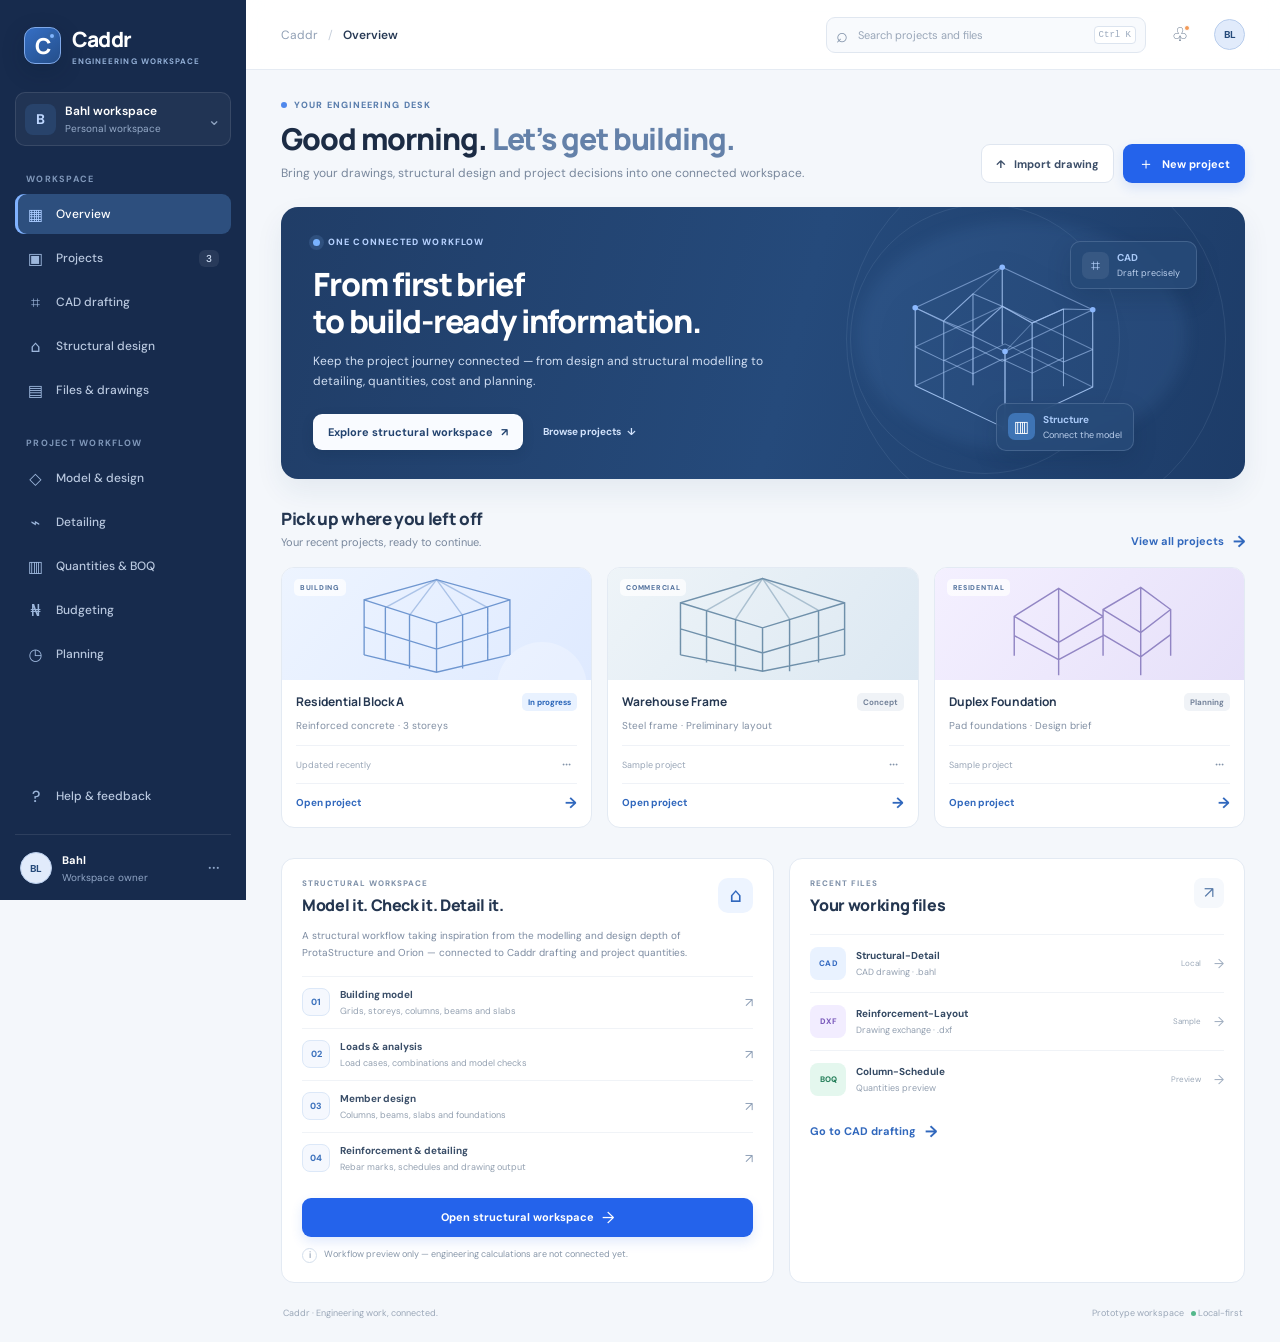
<file: index.html>
<!doctype html>
<html lang="en">
<head>
  <meta charset="UTF-8" />
  <meta name="viewport" content="width=device-width, initial-scale=1" />
  <meta name="theme-color" content="#172B4D" />
  <meta name="description" content="Caddr — one connected workspace for engineering design, structural workflows, detailing and project quantities." />
  <title>Caddr — Engineering Workspace</title>
  <link rel="stylesheet" href="dashboard.css" />
  <script src="dashboard.js" defer></script>
</head>
<body>
  <div class="app-shell">
    <aside class="sidebar" aria-label="Main navigation">
      <a class="brand" href="index.html" aria-label="Caddr overview">
        <span class="brand-mark">C<span></span></span>
        <span class="brand-copy"><strong>Caddr</strong><small>ENGINEERING WORKSPACE</small></span>
      </a>
      <button class="workspace-switch" type="button" id="workspaceSwitch">
        <span class="workspace-avatar">B</span><span class="workspace-name"><strong>Bahl workspace</strong><small>Personal workspace</small></span><span class="switch-chevron">⌄</span>
      </button>
      <div class="nav-label">WORKSPACE</div>
      <nav class="nav-group">
        <a class="nav-link active" href="index.html"><span class="nav-icon">▦</span>Overview</a>
        <a class="nav-link" href="#projects"><span class="nav-icon">▣</span>Projects<span class="nav-count" id="projectNavCount">3</span></a>
        <a class="nav-link" href="cad.html"><span class="nav-icon">⌗</span>CAD drafting</a>
        <a class="nav-link" href="structural.html"><span class="nav-icon">⌂</span>Structural design</a>
        <a class="nav-link" href="#files"><span class="nav-icon">▤</span>Files & drawings</a>
      </nav>
      <div class="nav-label nav-label-spaced">PROJECT WORKFLOW</div>
      <nav class="nav-group">
        <a class="nav-link" href="structural.html#model"><span class="nav-icon">◇</span>Model & design</a>
        <a class="nav-link" href="structural.html#detailing"><span class="nav-icon">⌁</span>Detailing</a>
        <a class="nav-link" href="structural.html#quantities"><span class="nav-icon">▥</span>Quantities & BOQ</a>
        <a class="nav-link" href="structural.html#budgeting"><span class="nav-icon">₦</span>Budgeting</a>
        <a class="nav-link" href="structural.html#planning"><span class="nav-icon">◷</span>Planning</a>
      </nav>
      <div class="sidebar-bottom">
        <a class="nav-link" href="#help"><span class="nav-icon">?</span>Help & feedback</a>
        <div class="profile-mini"><div class="profile-avatar">BL</div><div><strong>Bahl</strong><small>Workspace owner</small></div><button type="button" class="more-button" id="profileMore" aria-label="Profile options">···</button></div>
      </div>
    </aside>

    <main class="main-area">
      <header class="topbar">
        <div class="breadcrumbs"><span>Caddr</span><span class="crumb-slash">/</span><strong>Overview</strong></div>
        <div class="topbar-actions">
          <label class="global-search"><span aria-hidden="true">⌕</span><input id="globalSearch" type="search" placeholder="Search projects and files" aria-label="Search projects and files" /><kbd>Ctrl K</kbd></label>
          <button class="icon-button" id="notificationsButton" type="button" aria-label="Notifications" title="Notifications">♧<i></i></button>
          <div class="top-avatar" aria-label="Bahl profile">BL</div>
        </div>
      </header>

      <div class="page-content">
        <section class="welcome-row">
          <div><div class="eyebrow"><span class="eyebrow-dot"></span> YOUR ENGINEERING DESK</div><h1>Good morning. <span>Let’s get building.</span></h1><p>Bring your drawings, structural design and project decisions into one connected workspace.</p></div>
          <div class="welcome-actions"><button class="button button-secondary" id="importDrawingButton" type="button"><span>↑</span> Import drawing</button><button class="button button-primary" id="newProjectButton" type="button"><span>＋</span> New project</button><input id="drawingUpload" type="file" accept=".dxf,.bahl,.json,.dwg" hidden /></div>
        </section>

        <section class="hero-card">
          <div class="hero-copy">
            <div class="hero-label"><span class="pulse-dot"></span> ONE CONNECTED WORKFLOW</div>
            <h2>From first brief<br />to build-ready information.</h2>
            <p>Keep the project journey connected — from design and structural modelling to detailing, quantities, cost and planning.</p>
            <div class="hero-actions"><a class="button button-light" href="structural.html">Explore structural workspace <span>↗</span></a><a class="hero-text-link" href="#projects">Browse projects <span>↓</span></a></div>
          </div>
          <div class="hero-visual" aria-label="Abstract connected structural frame illustration">
            <div class="visual-glow"></div>
            <svg viewBox="0 0 360 260" role="img" aria-label="Isometric structural frame line illustration">
              <g fill="none" stroke="currentColor" stroke-width="1.5" stroke-linejoin="round">
                <path d="M52 80 177 22 307 83 181 143Z" opacity=".55"/>
                <path d="M52 80v112l129 61V143M307 83v111l-126 59M177 22v111" opacity=".9"/>
                <path d="M52 136 177 78 307 140M52 192l129-60 126 62" opacity=".48"/>
                <path d="M93 99v112M135 60v131M220 102v112M265 82v111" opacity=".7"/>
                <path d="m52 80 41 19 42-39 42 18 43 24 45-20 42 1M52 136l41 20 42-20 42 21 43-20 45 21 42-18" opacity=".6"/>
                <path d="m93 99 42 17 42-38 43 24 45-20M93 155l42 20 42-21 43 20 45-22" opacity=".55"/>
                <path d="M177 22 135 60 93 99M177 78l-42 37v77M220 102l-39 41v110M265 82l-45 20v112" opacity=".4"/>
              </g>
              <g fill="#8CB9FF"><circle cx="52" cy="80" r="4"/><circle cx="177" cy="22" r="4"/><circle cx="307" cy="83" r="4"/><circle cx="181" cy="143" r="4"/><circle cx="181" cy="253" r="4"/></g>
            </svg>
            <div class="visual-chip chip-top"><span class="chip-icon">⌗</span><span><strong>CAD</strong><small>Draft precisely</small></span></div>
            <div class="visual-chip chip-bottom"><span class="chip-icon chip-blue">▥</span><span><strong>Structure</strong><small>Connect the model</small></span></div>
          </div>
          <div class="hero-orbit orbit-one"></div><div class="hero-orbit orbit-two"></div>
        </section>

        <section class="section-block" id="projects">
          <div class="section-heading"><div><h2>Pick up where you left off</h2><p>Your recent projects, ready to continue.</p></div><button class="plain-link plain-button" id="viewAllProjects" type="button">View all projects <span>→</span></button></div>
          <div class="project-grid" id="projectGrid">
            <article class="project-card searchable" data-search="residential block a building structural model">
              <div class="project-preview preview-residential"><span class="preview-tag">BUILDING</span><svg viewBox="0 0 220 116" aria-hidden="true"><g fill="none" stroke="currentColor" stroke-width="1.4"><path d="M35 90V33l75-21 76 21v57M35 33l75 24 76-24M110 57v51M57 41v54M82 49v55M137 49v55M163 41v54M35 61l75 23 76-23M35 90l75 18 76-18"/><path d="M57 41 110 12 163 41M82 49l28-37 27 37" opacity=".5"/></g></svg><span class="preview-orb"></span></div>
              <div class="project-card-body"><div class="project-title-row"><h3>Residential Block A</h3><span class="status status-blue">In progress</span></div><p>Reinforced concrete · 3 storeys</p><div class="project-meta"><span>Updated recently</span><button class="card-more" type="button" aria-label="More options for Residential Block A">···</button></div><a class="card-open" href="structural.html">Open project <span>→</span></a></div>
            </article>
            <article class="project-card searchable" data-search="commercial warehouse frame building structural">
              <div class="project-preview preview-warehouse"><span class="preview-tag">COMMERCIAL</span><svg viewBox="0 0 220 116" aria-hidden="true"><g fill="none" stroke="currentColor" stroke-width="1.5"><path d="M25 90V36l85-25 85 25v54M25 36l85 26 85-26M110 62v45M52 44v54M82 53v54M138 53v54M168 44v54M25 63l85 25 85-25M25 90l85 17 85-17"/><path d="M52 44l58-33 58 33M82 53l28-42 28 42" opacity=".5"/></g></svg></div>
              <div class="project-card-body"><div class="project-title-row"><h3>Warehouse Frame</h3><span class="status status-neutral">Concept</span></div><p>Steel frame · Preliminary layout</p><div class="project-meta"><span>Sample project</span><button class="card-more" type="button" aria-label="More options for Warehouse Frame">···</button></div><a class="card-open" href="structural.html">Open project <span>→</span></a></div>
            </article>
            <article class="project-card searchable" data-search="duplex foundation design building">
              <div class="project-preview preview-duplex"><span class="preview-tag">RESIDENTIAL</span><svg viewBox="0 0 220 116" aria-hidden="true"><g fill="none" stroke="currentColor" stroke-width="1.5"><path d="M32 91V50l46-29 46 29v41M78 21v90M32 50l46 27 46-27M124 91V43l39-23 31 23v48M163 20v91M124 43l39 24 31-24M32 70l46 25 46-25M124 69l39 23 31-23"/></g></svg></div>
              <div class="project-card-body"><div class="project-title-row"><h3>Duplex Foundation</h3><span class="status status-neutral">Planning</span></div><p>Pad foundations · Design brief</p><div class="project-meta"><span>Sample project</span><button class="card-more" type="button" aria-label="More options for Duplex Foundation">···</button></div><a class="card-open" href="structural.html">Open project <span>→</span></a></div>
            </article>
          </div>
          <div class="empty-state" id="projectEmpty" hidden><strong>No matching projects</strong><span>Try another search or create a new project.</span></div>
        </section>

        <section class="lower-grid">
          <div class="panel-card structural-card" id="structural">
            <div class="panel-heading"><div><span class="panel-kicker">STRUCTURAL WORKSPACE</span><h2>Model it. Check it. Detail it.</h2></div><span class="panel-icon">⌂</span></div>
            <p class="panel-description">A structural workflow taking inspiration from the modelling and design depth of ProtaStructure and Orion — connected to Caddr drafting and project quantities.</p>
            <div class="capability-list">
              <a href="structural.html#model"><span class="capability-icon">01</span><span><strong>Building model</strong><small>Grids, storeys, columns, beams and slabs</small></span><span class="capability-arrow">↗</span></a>
              <a href="structural.html#analysis"><span class="capability-icon">02</span><span><strong>Loads & analysis</strong><small>Load cases, combinations and model checks</small></span><span class="capability-arrow">↗</span></a>
              <a href="structural.html#design"><span class="capability-icon">03</span><span><strong>Member design</strong><small>Columns, beams, slabs and foundations</small></span><span class="capability-arrow">↗</span></a>
              <a href="structural.html#detailing"><span class="capability-icon">04</span><span><strong>Reinforcement & detailing</strong><small>Rebar marks, schedules and drawing output</small></span><span class="capability-arrow">↗</span></a>
            </div>
            <a class="button button-primary full-button" href="structural.html">Open structural workspace <span>→</span></a>
            <div class="honesty-note"><span>i</span> Workflow preview only — engineering calculations are not connected yet.</div>
          </div>

          <div class="panel-card files-card" id="files">
            <div class="panel-heading"><div><span class="panel-kicker">RECENT FILES</span><h2>Your working files</h2></div><a class="icon-link" href="cad.html" title="Open CAD drafting">↗</a></div>
            <div class="file-list">
              <a class="file-row searchable" data-search="structural detail bahl cad drawing" href="cad.html"><span class="file-icon file-cad">CAD</span><span class="file-info"><strong>Structural-Detail</strong><small>CAD drawing · .bahl</small></span><span class="file-date">Local</span><span class="file-arrow">→</span></a>
              <a class="file-row searchable" data-search="reinforcement layout dxf drawing" href="cad.html"><span class="file-icon file-dxf">DXF</span><span class="file-info"><strong>Reinforcement-Layout</strong><small>Drawing exchange · .dxf</small></span><span class="file-date">Sample</span><span class="file-arrow">→</span></a>
              <a class="file-row searchable" data-search="column schedule quantities csv" href="structural.html#quantities"><span class="file-icon file-csv">BOQ</span><span class="file-info"><strong>Column-Schedule</strong><small>Quantities preview</small></span><span class="file-date">Preview</span><span class="file-arrow">→</span></a>
            </div>
            <a class="plain-link files-foot-link" href="cad.html">Go to CAD drafting <span>→</span></a>
          </div>
        </section>
        <footer class="page-footer"><span>Caddr · Engineering work, connected.</span><span>Prototype workspace <i class="footer-dot"></i> Local-first</span></footer>
      </div>
    </main>
  </div>

  <dialog class="modal" id="newProjectDialog" aria-labelledby="newProjectTitle">
    <form method="dialog" id="newProjectForm">
      <div class="modal-head"><div><span class="panel-kicker">START SOMETHING NEW</span><h2 id="newProjectTitle">Create a project</h2><p>Set up the project space. You can refine details as the workflow grows.</p></div><button type="button" class="modal-close" id="closeProjectDialog" aria-label="Close">×</button></div>
      <label class="form-label" for="projectName">Project name</label><input class="form-input" id="projectName" name="projectName" required maxlength="70" placeholder="e.g. Three-bedroom residence" />
      <label class="form-label" for="projectType">Project type</label><select class="form-input" id="projectType" name="projectType"><option>Building structure</option><option>Residential</option><option>Commercial</option><option>Infrastructure (later phase)</option></select>
      <div class="modal-actions"><button type="button" class="button button-secondary" id="cancelProjectButton">Cancel</button><button type="submit" class="button button-primary">Create project <span>→</span></button></div>
    </form>
  </dialog>
  <div class="toast" id="toast" role="status" aria-live="polite"></div>
</body>
</html>
</file>
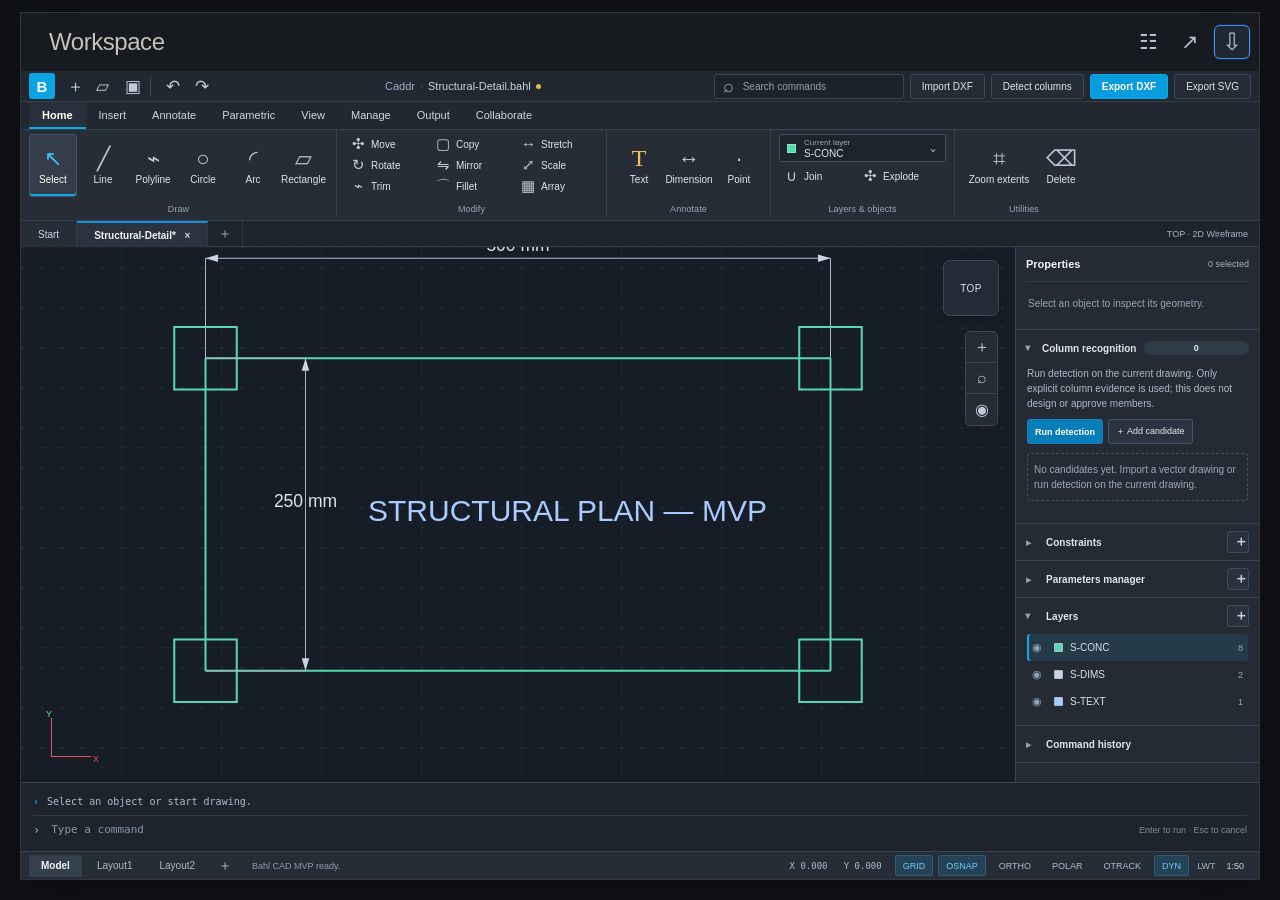
<file: cad.html>
<!doctype html>
<html lang="en">
<head>
  <meta charset="UTF-8" />
  <meta name="viewport" content="width=device-width, initial-scale=1.0" />
  <meta name="theme-color" content="#172B4D" />
  <title>Caddr — CAD Drafting Workspace</title>
  <link rel="stylesheet" href="styles.css" />
</head>
<body>
  <div class="app-shell">
    <header class="windowbar">
      <div class="windowbar-title">Workspace</div>
      <div class="windowbar-actions" aria-label="Workspace controls">
        <span class="window-icon" title="Workspace settings">☷</span>
        <span class="window-icon" title="Maximize workspace">↗</span>
        <button class="window-icon download-icon" data-command="save" aria-label="Save drawing" title="Save drawing">⇩</button>
      </div>
    </header>

    <header class="quickbar">
      <div class="quickbar-left">
        <button class="brand-mark" data-command="new" aria-label="Caddr home" title="New drawing">B</button>
        <button class="quick-icon" data-command="new" aria-label="New drawing" title="New drawing">＋</button>
        <button class="quick-icon" data-command="open" aria-label="Open drawing" title="Open drawing">▱</button>
        <button class="quick-icon" data-command="save" aria-label="Save drawing" title="Save drawing">▣</button>
        <span class="quick-separator"></span>
        <button class="quick-icon" data-command="undo" aria-label="Undo" title="Undo (Ctrl+Z)">↶</button>
        <button class="quick-icon" data-command="redo" aria-label="Redo" title="Redo (Ctrl+Y)">↷</button>
      </div>
      <div class="document-title"><span>Caddr</span><span class="document-divider">·</span><strong>Structural-Detail.bahl</strong><span class="unsaved-dot" title="Local working drawing"></span></div>
      <div class="quickbar-right">
        <label class="command-search"><span class="search-glyph">⌕</span><input id="commandSearch" type="search" autocomplete="off" placeholder="Search commands" aria-label="Search or run a command" /></label>
        <button class="export-button" data-command="importdxf">Import DXF</button><button class="export-button" data-command="detectcolumns">Detect columns</button><button class="export-button primary" data-command="dxf">Export DXF</button>
        <button class="export-button" data-command="svg">Export SVG</button>
      </div>
    </header>

    <nav class="ribbon-tabs" aria-label="CAD ribbon tabs">
      <button class="ribbon-tab active" data-ribbon-target="home">Home</button>
      <button class="ribbon-tab" data-ribbon-target="insert">Insert</button>
      <button class="ribbon-tab" data-ribbon-target="annotate">Annotate</button>
      <button class="ribbon-tab" data-ribbon-target="parametric">Parametric</button>
      <button class="ribbon-tab" data-ribbon-target="view">View</button>
      <button class="ribbon-tab" data-ribbon-target="manage">Manage</button>
      <button class="ribbon-tab" data-ribbon-target="output">Output</button>
      <button class="ribbon-tab" data-ribbon-target="collaborate">Collaborate</button>
    </nav>

    <section class="ribbon" aria-label="Drawing tools">
      <div class="ribbon-page active" data-ribbon-page="home">
        <div class="ribbon-group draw-tools">
          <div class="ribbon-group-body">
            <button class="tool ribbon-tool active" data-tool="select" title="Select (Esc / V)"><span class="tool-glyph">↖</span><span>Select</span></button>
            <button class="tool ribbon-tool" data-tool="line" title="Line (L)"><span class="tool-glyph line-glyph">╱</span><span>Line</span></button>
            <button class="tool ribbon-tool" data-tool="polyline" title="Polyline (PL)"><span class="tool-glyph">⌁</span><span>Polyline</span></button>
            <button class="tool ribbon-tool" data-tool="circle" title="Circle (C)"><span class="tool-glyph">○</span><span>Circle</span></button>
            <button class="tool ribbon-tool" data-tool="arc" title="Arc (ARC)"><span class="tool-glyph">◜</span><span>Arc</span></button>
            <button class="tool ribbon-tool" data-tool="rect" title="Rectangle (REC)"><span class="tool-glyph">▱</span><span>Rectangle</span></button>
          </div>
          <div class="ribbon-group-label">Draw</div>
        </div>
        <div class="ribbon-group modify-tools">
          <div class="ribbon-group-body compact-tools">
            <button class="tool ribbon-tool compact" data-command="move"><span class="tool-glyph">✣</span><span>Move</span></button>
            <button class="tool ribbon-tool compact" data-command="copy"><span class="tool-glyph">▢</span><span>Copy</span></button>
            <button class="tool ribbon-tool compact" data-command="stretch"><span class="tool-glyph">↔</span><span>Stretch</span></button>
            <button class="tool ribbon-tool compact" data-command="rotate"><span class="tool-glyph">↻</span><span>Rotate</span></button>
            <button class="tool ribbon-tool compact" data-command="mirror"><span class="tool-glyph">⇋</span><span>Mirror</span></button>
            <button class="tool ribbon-tool compact" data-command="scale"><span class="tool-glyph">⤢</span><span>Scale</span></button>
            <button class="tool ribbon-tool compact" data-command="trim"><span class="tool-glyph">⌁</span><span>Trim</span></button>
            <button class="tool ribbon-tool compact" data-command="fillet"><span class="tool-glyph">⌒</span><span>Fillet</span></button>
            <button class="tool ribbon-tool compact" data-command="arrayrect"><span class="tool-glyph">▦</span><span>Array</span></button>
          </div>
          <div class="ribbon-group-label">Modify</div>
        </div>
        <div class="ribbon-group annotate-tools">
          <div class="ribbon-group-body">
            <button class="tool ribbon-tool" data-tool="text"><span class="tool-glyph text-glyph">T</span><span>Text</span></button>
            <button class="tool ribbon-tool" data-tool="dimension"><span class="tool-glyph">↔</span><span>Dimension</span></button>
            <button class="tool ribbon-tool" data-tool="point"><span class="tool-glyph">·</span><span>Point</span></button>
          </div>
          <div class="ribbon-group-label">Annotate</div>
        </div>
        <div class="ribbon-group layer-tools">
          <div class="ribbon-group-body layer-ribbon-body">
            <button class="layer-choice" type="button" id="activeLayerDisplay" title="Change active layer from the Layers panel"><span class="layer-swatch-preview"></span><span><small>Current layer</small><strong>S-CONC</strong></span><span class="layer-chevron">⌄</span></button>
            <div class="layer-quick-actions"><button class="tool ribbon-tool compact" data-command="join"><span class="tool-glyph">∪</span><span>Join</span></button><button class="tool ribbon-tool compact" data-command="explode"><span class="tool-glyph">✣</span><span>Explode</span></button></div>
          </div>
          <div class="ribbon-group-label">Layers &amp; objects</div>
        </div>
        <div class="ribbon-group utility-tools">
          <div class="ribbon-group-body">
            <button class="tool ribbon-tool" id="fitView" title="Zoom to extents"><span class="tool-glyph">⌗</span><span>Zoom extents</span></button>
            <button class="tool ribbon-tool" data-command="delete"><span class="tool-glyph">⌫</span><span>Delete</span></button>
          </div>
          <div class="ribbon-group-label">Utilities</div>
        </div>
      </div>

      <div class="ribbon-page" data-ribbon-page="insert" hidden>
        <div class="ribbon-group">
          <div class="ribbon-group-body ribbon-wide">
            <button class="tool ribbon-tool" data-tool="rect"><span class="tool-glyph">▱</span><span>Rectangle</span></button>
            <button class="tool ribbon-tool" data-tool="ellipse"><span class="tool-glyph">⬭</span><span>Ellipse</span></button>
            <button class="tool ribbon-tool" data-tool="polygon"><span class="tool-glyph">⬡</span><span>Polygon</span></button>
            <button class="tool ribbon-tool" data-tool="spline"><span class="tool-glyph">〰</span><span>Spline</span></button>
            <button class="tool ribbon-tool" data-tool="hatch"><span class="tool-glyph">▧</span><span>Hatch</span></button>
            <button class="tool ribbon-tool" data-tool="gradient"><span class="tool-glyph">◩</span><span>Gradient</span></button>
            <button class="tool ribbon-tool" data-tool="revcloud"><span class="tool-glyph">☁</span><span>Revision cloud</span></button>
          </div>
          <div class="ribbon-group-label">Geometry &amp; fills</div>
        </div>
        <div class="ribbon-group">
          <div class="ribbon-group-body ribbon-wide">
            <button class="tool ribbon-tool" data-command="arrayrect"><span class="tool-glyph">▦</span><span>Rectangular array</span></button>
            <button class="tool ribbon-tool" data-command="arraypolar"><span class="tool-glyph">⟳</span><span>Polar array</span></button>
            <button class="tool ribbon-tool" data-command="arraypath"><span class="tool-glyph">⤳</span><span>Path array</span></button>
          </div>
          <div class="ribbon-group-label">Repeat objects</div>
        </div>
      </div>

      <div class="ribbon-page" data-ribbon-page="annotate" hidden>
        <div class="ribbon-group">
          <div class="ribbon-group-body ribbon-wide">
            <button class="tool ribbon-tool" data-tool="text"><span class="tool-glyph text-glyph">T</span><span>Text</span></button>
            <button class="tool ribbon-tool" data-tool="dimension"><span class="tool-glyph">↔</span><span>Linear dimension</span></button>
            <button class="tool ribbon-tool" data-tool="point"><span class="tool-glyph">·</span><span>Point</span></button>
          </div>
          <div class="ribbon-group-label">Annotations</div>
        </div>
      </div>

      <div class="ribbon-page" data-ribbon-page="parametric" hidden>
        <div class="ribbon-group">
          <div class="ribbon-group-body ribbon-wide">
            <button class="tool ribbon-tool" id="ribbonAddConstraint" type="button"><span class="tool-glyph">⊕</span><span>Add constraint</span></button>
            <button class="tool ribbon-tool" id="ribbonAddParameter" type="button"><span class="tool-glyph">ƒx</span><span>New parameter</span></button>
          </div>
          <div class="ribbon-group-label">Constraints &amp; parameters</div>
        </div>
        <div class="ribbon-note">Starter constraints currently support horizontal, vertical and line-length rules.</div>
      </div>

      <div class="ribbon-page" data-ribbon-page="view" hidden>
        <div class="ribbon-group">
          <div class="ribbon-group-body ribbon-wide">
            <button class="tool ribbon-tool" id="ribbonGridToggle"><span class="tool-glyph">▦</span><span>Grid</span></button>
            <button class="tool ribbon-tool" id="ribbonSnapToggle"><span class="tool-glyph">⌖</span><span>Object snaps</span></button>
            <button class="tool ribbon-tool" id="ribbonOrthoToggle"><span class="tool-glyph">└</span><span>Ortho</span></button>
            <button class="tool ribbon-tool" id="ribbonPolarToggle"><span class="tool-glyph">∠</span><span>Polar tracking</span></button>
            <button class="tool ribbon-tool" id="ribbonTrackingToggle"><span class="tool-glyph">⊹</span><span>Snap tracking</span></button>
            <button class="tool ribbon-tool" id="ribbonDynamicToggle"><span class="tool-glyph">↔</span><span>Dynamic input</span></button>
            <button class="tool ribbon-tool" id="ribbonFitView"><span class="tool-glyph">⌗</span><span>Zoom extents</span></button>
          </div>
          <div class="ribbon-group-label">Viewport controls</div>
        </div>
        <div class="ribbon-note">Wheel to zoom · middle mouse or Space + drag to pan · Esc to cancel.</div>
      </div>

      <div class="ribbon-page" data-ribbon-page="manage" hidden>
        <div class="ribbon-group">
          <div class="ribbon-group-body ribbon-wide">
            <button class="tool ribbon-tool" data-command="new"><span class="tool-glyph">＋</span><span>New drawing</span></button>
            <button class="tool ribbon-tool" data-command="open"><span class="tool-glyph">▱</span><span>Open drawing</span></button>
            <button class="tool ribbon-tool" data-command="save"><span class="tool-glyph">▣</span><span>Save .bahl</span></button>
            <button class="tool ribbon-tool" data-command="undo"><span class="tool-glyph">↶</span><span>Undo</span></button>
            <button class="tool ribbon-tool" data-command="redo"><span class="tool-glyph">↷</span><span>Redo</span></button>
          </div>
          <div class="ribbon-group-label">Drawing &amp; history</div>
        </div>
        <div class="ribbon-note">Use the right-side Layers panel to change the active layer and control visibility.</div>
      </div>

      <div class="ribbon-page" data-ribbon-page="output" hidden>
        <div class="ribbon-group">
          <div class="ribbon-group-body ribbon-wide">
            <button class="tool ribbon-tool" data-command="save"><span class="tool-glyph">▣</span><span>Save drawing</span></button>
            <button class="tool ribbon-tool" data-command="dxf"><span class="tool-glyph">⇩</span><span>Export DXF</span></button>
            <button class="tool ribbon-tool" data-command="svg"><span class="tool-glyph">⇩</span><span>Export SVG</span></button>
          </div>
          <div class="ribbon-group-label">Drawing output</div>
        </div>
        <div class="ribbon-note">DXF export is currently a basic subset; verify complex drawings in your target CAD software.</div>
      </div>

      <div class="ribbon-page" data-ribbon-page="collaborate" hidden>
        <div class="ribbon-note collaboration-note"><strong>Local-first prototype.</strong> Cloud collaboration, live co-editing and shared review are not implemented yet.</div>
      </div>
    </section>

    <div class="drawing-tabbar">
      <button class="drawing-tab active">Start</button>
      <button class="drawing-tab current">Structural-Detail* <span>×</span></button>
      <button class="drawing-tab add-tab" data-command="new" title="New drawing">＋</button>
      <div class="drawing-tab-fill"></div>
      <span class="drawing-tab-meta">TOP · 2D Wireframe</span>
    </div>

    <div class="work-area">
      <main class="canvas-area">
        <div class="canvas-wrap" id="canvasWrap">
          <svg id="cadCanvas" xmlns="http://www.w3.org/2000/svg" aria-label="Caddr CAD drawing canvas">
            <defs>
              <pattern id="gridMinor" width="20" height="20" patternUnits="userSpaceOnUse"><circle cx="1" cy="1" r="1" fill="#2b3541" /></pattern>
              <pattern id="gridMajor" width="100" height="100" patternUnits="userSpaceOnUse"><rect width="100" height="100" fill="url(#gridMinor)"/><path d="M 100 0 L 0 0 0 100" fill="none" stroke="#222c37" stroke-width="0.7" /></pattern>
              <pattern id="hatchPattern" width="8" height="8" patternUnits="userSpaceOnUse" patternTransform="rotate(45)"><path d="M 0 0 L 0 8" stroke="#526174" stroke-width="1" /></pattern>
              <linearGradient id="gradientFill" x1="0" y1="0" x2="1" y2="1"><stop offset="0" stop-color="#4d9de0" stop-opacity=".45"/><stop offset="1" stop-color="#f4d35e" stop-opacity=".18"/></linearGradient>
            </defs>
            <rect id="grid" x="0" y="0" width="100%" height="100%" fill="url(#gridMajor)" />
            <g id="drawingRoot"></g>
            <g id="cursorOverlay"></g>
          </svg>
          <div class="crosshair" id="crosshair"><i></i><b></b></div>
          <div class="snap-badge" id="snapBadge">GRID</div>
          <div class="view-cube"><span>TOP</span></div>
          <div class="viewport-tools"><button id="viewportZoomIn" title="Zoom in" type="button">＋</button><button id="viewportFit" title="Zoom extents" type="button">⌕</button><button id="viewportVisibility" title="Toggle grid" type="button">◉</button></div>
          <div class="axis-widget"><span class="axis-y">Y</span><span class="axis-x">X</span><i></i><b></b></div>
          <div class="canvas-selection-frame" aria-hidden="true"><i></i><i></i><i></i><i></i></div>
          <div class="text-editor-panel" id="textEditor" role="dialog" aria-modal="true" aria-labelledby="textEditorTitle" hidden>
            <div class="text-editor-head"><strong id="textEditorTitle">Text</strong><button type="button" id="textEditorClose" aria-label="Close text editor">×</button></div>
            <label for="textEditorValue">Contents</label>
            <input id="textEditorValue" type="text" maxlength="500" value="BEAM B1" autocomplete="off" />
            <label for="textEditorSize">Text height (drawing units)</label>
            <input id="textEditorSize" type="number" min="0.1" max="1000000" step="any" value="20" />
            <div class="text-editor-actions"><button type="button" id="textEditorCancel">Cancel</button><button type="button" id="textEditorPlace" class="primary">Place text</button></div>
            <p>Enter to place · Esc to cancel</p>
          </div>
        </div>
      </main>

      <aside class="rightbar">
        <section class="panel properties-panel">
          <div class="panel-head"><h3>Properties</h3><span id="selectionCount">0 selected</span></div>
          <div id="properties" class="properties-empty">Select an object to inspect its geometry.</div>
        </section>
        <details class="panel panel-details column-detection-panel" id="columnDetectionPanel" open>
          <summary><span>Column recognition</span><span class="column-detection-count" id="columnDetectionCount">0</span></summary>
          <div class="panel-content">
            <p id="columnDetectionSummary" class="column-detection-summary">Run detection on the current drawing. Candidate results require engineering review.</p>
            <div class="column-detection-toolbar"><button type="button" id="runColumnDetection" class="primary">Run detection</button><button type="button" id="addManualColumnCandidate">＋ Add candidate</button></div>
            <div id="columnDetectionResults" class="column-detection-results" aria-live="polite" aria-relevant="additions"></div>
          </div>
        </details>
        <details class="panel panel-details">
          <summary><span>Constraints</span><button id="addConstraint" class="icon-button" type="button" title="Add a constraint to the selected line">＋</button></summary>
          <div class="panel-content"><div id="constraints"></div></div>
        </details>
        <details class="panel panel-details">
          <summary><span>Parameters manager</span><button id="addParameter" class="icon-button" type="button" title="Add parameter">＋</button></summary>
          <div class="panel-content"><div id="parameters"></div></div>
        </details>
        <details class="panel panel-details" open>
          <summary><span>Layers</span><button id="addLayer" class="icon-button" type="button" title="Create a layer">＋</button></summary>
          <div class="panel-content"><div id="layers"></div></div>
        </details>
        <details class="panel panel-details">
          <summary><span>Command history</span></summary>
          <div class="panel-content"><div id="commandLog" class="command-log"></div></div>
        </details>
      </aside>
    </div>

    <section class="command-dock" aria-label="Command line">
      <div class="command-history-line"><span class="prompt-mark">›</span><span id="commandHint">Select an object or start drawing.</span></div>
      <div class="command-entry"><span class="command-entry-label">Command</span><span class="command-caret">›</span><input id="commandInput" autocomplete="off" placeholder="Type a command" aria-label="Type a CAD command" /><span class="command-entry-help">Enter to run · Esc to cancel</span></div>
    </section>

    <footer class="statusbar">
      <div class="status-tabs"><button class="status-tab active">Model</button><button class="status-tab">Layout1</button><button class="status-tab">Layout2</button><button class="status-tab add-tab" data-command="new">＋</button></div>
      <div class="status-message" id="statusMessage">Ready.</div>
      <div class="status-spacer"></div>
      <span id="coordReadout" class="coord-readout">X 0.000&nbsp;&nbsp; Y 0.000</span><span id="snapState" hidden>SNAP ON</span>
      <button class="status-toggle active" id="gridToggle" aria-pressed="true" title="Toggle grid">GRID</button>
      <button class="status-toggle active" id="snapToggle" aria-pressed="true" title="Toggle object snaps">OSNAP</button>
      <button class="status-toggle" id="orthoToggle" aria-pressed="false" title="Toggle ortho">ORTHO</button>
      <button class="status-toggle" id="polarToggle" aria-pressed="false" title="Toggle polar tracking">POLAR</button>
      <button class="status-toggle" id="trackingToggle" aria-pressed="false" title="Toggle object snap tracking">OTRACK</button>
      <button class="status-toggle active" id="dynamicToggle" aria-pressed="true" title="Toggle dynamic input">DYN</button>
      <span class="lineweight-indicator">LWT</span><span class="scale-indicator">1:50</span>
    </footer>
  </div>

  <input type="file" id="fileInput" accept=".dxf,application/dxf,text/plain,application/json,.bahl,.json" hidden />
  <script src="core.js"></script>
  <script src="column-detection.js"></script>
  <script src="app.js"></script>
  <script>
    (() => {
      const tabs = [...document.querySelectorAll('[data-ribbon-target]')];
      const pages = [...document.querySelectorAll('[data-ribbon-page]')];
      tabs.forEach(tab => tab.addEventListener('click', () => {
        const name = tab.dataset.ribbonTarget;
        tabs.forEach(item => item.classList.toggle('active', item === tab));
        pages.forEach(page => {
          const active = page.dataset.ribbonPage === name;
          page.hidden = !active;
          page.classList.toggle('active', active);
        });
      }));
      const commandSearch = document.getElementById('commandSearch');
      commandSearch.addEventListener('keydown', event => {
        if (event.key !== 'Enter' || !commandSearch.value.trim()) return;
        const input = document.getElementById('commandInput');
        input.value = commandSearch.value.trim();
        commandSearch.value = '';
        input.focus();
        input.dispatchEvent(new KeyboardEvent('keydown', { key: 'Enter', bubbles: true }));
      });
      const route = (sourceId, targetId) => {
        const source = document.getElementById(sourceId);
        const target = document.getElementById(targetId);
        if (source && target) source.addEventListener('click', () => { target.click(); source.classList.toggle('active', target.classList.contains('active')); });
      };
      route('ribbonAddConstraint', 'addConstraint');
      route('ribbonAddParameter', 'addParameter');
      route('ribbonGridToggle', 'gridToggle');
      route('ribbonSnapToggle', 'snapToggle');
      route('ribbonOrthoToggle', 'orthoToggle');
      route('ribbonPolarToggle', 'polarToggle');
      route('ribbonTrackingToggle', 'trackingToggle');
      route('ribbonDynamicToggle', 'dynamicToggle');
      route('ribbonFitView', 'fitView');
      
      route('viewportFit', 'fitView');
      route('viewportVisibility', 'gridToggle');
      document.getElementById('viewportZoomIn').addEventListener('click', () => {
        const svg = document.getElementById('cadCanvas');
        const event = new WheelEvent('wheel', { deltaY: -160, clientX: svg.getBoundingClientRect().left + svg.getBoundingClientRect().width / 2, clientY: svg.getBoundingClientRect().top + svg.getBoundingClientRect().height / 2, bubbles: true, cancelable: true });
        svg.dispatchEvent(event);
      });
      const layerDisplay = document.getElementById('activeLayerDisplay');
      layerDisplay.addEventListener('click', () => {
        const layers = document.getElementById('layers');
        const panel = layers.closest('details');
        if (panel) panel.open = true;
        layers.scrollIntoView({ block: 'nearest', behavior: 'smooth' });
      });
    })();
  </script>
</body>
</html>
</file>
<file: dashboard.css>
@import url('https://fonts.googleapis.com/css2?family=DM+Sans:wght@400;500;600;700&family=Manrope:wght@400;500;600;700;800&display=swap');
:root{--navy:#172b4d;--navy2:#203b63;--blue:#2463eb;--blue2:#4f8cff;--ink:#15243b;--muted:#718096;--line:#e5ebf3;--surface:#fff;--page:#f4f7fb;--softblue:#eaf2ff;--radius:15px;font-family:'DM Sans',Inter,system-ui,-apple-system,BlinkMacSystemFont,'Segoe UI',sans-serif;color:var(--ink);background:var(--page);font-synthesis:none;text-rendering:optimizeLegibility}
*{box-sizing:border-box}body{margin:0;min-width:320px;background:var(--page);font-size:14px}a{color:inherit;text-decoration:none}button,input,select{font:inherit}button{cursor:pointer}button:focus-visible,a:focus-visible,input:focus-visible,select:focus-visible{outline:3px solid #91b5ff;outline-offset:2px}.app-shell{min-height:100vh}.sidebar{background:var(--navy);color:#d4deed;position:fixed;inset:0 auto 0 0;width:246px;display:flex;flex-direction:column;padding:25px 15px 16px;z-index:10}.brand{display:flex;align-items:center;gap:11px;padding:0 9px 26px;color:white}.brand-mark{height:37px;width:37px;display:grid;place-items:center;border:1px solid #7fa9ea;border-radius:11px;color:white;font:800 22px Manrope,sans-serif;position:relative;background:linear-gradient(145deg,#356fc5,#244e8a);box-shadow:0 7px 22px #071a3438}.brand-mark span{position:absolute;width:8px;height:8px;border-radius:50%;background:#81b6ff;right:4px;top:4px;border:2px solid #3263a5}.brand-copy{display:flex;flex-direction:column;gap:3px}.brand-copy strong{font:800 21px Manrope,sans-serif;letter-spacing:-.8px}.brand-copy small{font-size:8px;letter-spacing:1.05px;color:#93afd6;font-weight:700}.workspace-switch{display:flex;align-items:center;gap:9px;width:100%;padding:10px 9px;border-radius:10px;border:1px solid #ffffff1b;background:#ffffff0b;color:white;text-align:left;margin-bottom:27px}.workspace-avatar{height:31px;width:31px;border-radius:8px;background:#28436b;display:grid;place-items:center;font-weight:700;color:#bed7ff}.workspace-name{display:flex;min-width:0;flex:1;flex-direction:column;gap:3px}.workspace-name strong{font-size:12px;font-weight:600}.workspace-name small{font-size:10px;color:#96abc9}.switch-chevron{font-size:16px;color:#91a5c2}.nav-label{font-size:9px;letter-spacing:1.25px;font-weight:700;color:#8098ba;padding:0 11px 9px}.nav-label-spaced{margin-top:27px}.nav-group{display:grid;gap:4px}.nav-link{display:flex;align-items:center;gap:12px;min-height:40px;padding:0 12px;border-radius:9px;color:#b9c8df;font-size:12px;font-weight:500;transition:background .18s,color .18s}.nav-link:hover{color:#fff;background:#ffffff0d}.nav-link.active{color:#fff;background:#2d4f7e;box-shadow:inset 3px 0 0 #80b2ff}.nav-icon{width:17px;text-align:center;font-size:16px;color:#9db7dc}.nav-link.active .nav-icon{color:#a9cbff}.nav-count{margin-left:auto;font-size:10px;border-radius:6px;padding:2px 7px;background:#ffffff13;color:#d5e4fa}.sidebar-bottom{margin-top:auto}.profile-mini{margin-top:18px;border-top:1px solid #ffffff18;padding:17px 5px 0;display:flex;align-items:center;gap:10px}.profile-avatar,.top-avatar{width:32px;height:32px;border-radius:50%;display:grid;place-items:center;background:#e1ebfb;color:#254a7a;font-size:10px;font-weight:800;border:1px solid #b8cdec}.profile-mini>div:nth-child(2){display:flex;flex-direction:column;gap:4px;flex:1}.profile-mini strong{font-size:11px;color:white}.profile-mini small{font-size:10px;color:#91a6c6}.more-button{border:0;color:#90a8ca;background:transparent;font-size:18px}.main-area{margin-left:246px;min-height:100vh}.topbar{height:70px;background:#ffffffeb;border-bottom:1px solid var(--line);display:flex;align-items:center;justify-content:space-between;padding:0 35px;position:sticky;top:0;z-index:8;backdrop-filter:blur(12px)}.breadcrumbs{display:flex;align-items:center;gap:10px;font-size:12px;color:#91a0b5}.breadcrumbs strong{color:#283a55;font-weight:600}.crumb-slash{color:#c6cfdb}.topbar-actions{display:flex;align-items:center;gap:17px}.global-search{height:36px;width:min(320px,34vw);display:flex;align-items:center;gap:8px;border:1px solid #e0e7f0;border-radius:9px;background:#f8fafd;padding:0 9px;color:#8293aa}.global-search>span{font-size:20px}.global-search input{background:transparent;min-width:0;flex:1;border:0;outline:0;font-size:11px;color:var(--ink)}.global-search input::placeholder{color:#99a6b8}.global-search kbd{font-size:9px;border:1px solid #dce4ef;border-radius:4px;padding:3px 4px;background:white;color:#9aa9bd;white-space:nowrap}.icon-button{border:1px solid transparent;position:relative;width:34px;height:34px;display:grid;place-items:center;border-radius:9px;background:transparent;color:#5d6f87;font-size:19px}.icon-button:hover{background:#f0f4fa;border-color:#e3eaf4}.icon-button i{position:absolute;right:6px;top:6px;width:6px;height:6px;border-radius:50%;background:#f39a58;border:1px solid white}.top-avatar{width:31px;height:31px}.page-content{max-width:1530px;padding:29px 35px 16px;margin:0 auto}.welcome-row{display:flex;align-items:flex-end;justify-content:space-between;gap:22px;margin-bottom:24px}.eyebrow,.panel-kicker{display:flex;align-items:center;gap:7px;color:#5a7ead;font-size:9px;font-weight:800;letter-spacing:1.1px}.eyebrow-dot{width:6px;height:6px;border-radius:50%;background:#4f88ec}.welcome-row h1{font:800 clamp(22px,2.35vw,31px)/1.2 Manrope,sans-serif;letter-spacing:-1.1px;margin:10px 0 7px;color:#1c2c45}.welcome-row h1 span{color:#6481a9}.welcome-row p,.section-heading p{margin:0;color:#78879c;font-size:12px;line-height:1.6}.welcome-actions{display:flex;gap:9px;flex-shrink:0}.button{height:39px;display:inline-flex;justify-content:center;align-items:center;gap:8px;padding:0 14px;border-radius:9px;border:1px solid transparent;font-weight:700;font-size:11px;white-space:nowrap;transition:transform .18s,box-shadow .18s,background .18s}.button:hover{transform:translateY(-1px)}.button-primary{background:var(--blue);color:white;box-shadow:0 5px 12px #2463eb23}.button-primary:hover{background:#1d54cf;box-shadow:0 7px 16px #2463eb35}.button-primary>span{font-size:16px;font-weight:400}.button-secondary{background:white;border-color:#dfe6f0;color:#3c4e68}.button-secondary:hover{background:#f9fbfe}.hero-card{min-height:260px;position:relative;overflow:hidden;isolation:isolate;border-radius:17px;background:linear-gradient(105deg,#203d67 0%,#254a7b 53%,#1d3c68 100%);color:white;display:flex;margin-bottom:29px;box-shadow:0 12px 28px #203d6713}.hero-copy{padding:29px 32px;position:relative;z-index:2;max-width:58%}.hero-label{display:flex;align-items:center;gap:8px;color:#b7d2ff;font-size:9px;font-weight:800;letter-spacing:1.1px}.pulse-dot{height:7px;width:7px;background:#79b3ff;border-radius:50%;box-shadow:0 0 0 4px #8ab9ff23}.hero-copy h2{font:800 clamp(23px,2.5vw,33px)/1.15 Manrope,sans-serif;letter-spacing:-1.15px;margin:18px 0 11px}.hero-copy p{font-size:12px;line-height:1.7;color:#d0def3;max-width:460px;margin:0}.hero-actions{display:flex;align-items:center;gap:20px;margin-top:22px}.button-light{height:36px;background:#f9fbff;color:#23436f;box-shadow:0 4px 12px #0d264129}.button-light:hover{background:white}.hero-text-link{font-size:10px;font-weight:700;color:#d1e2fb}.hero-text-link span{margin-left:4px}.hero-visual{position:absolute;inset:0 0 0 50%;display:flex;align-items:center;justify-content:center;color:#a9c9f7;z-index:0}.hero-visual svg{position:relative;z-index:1;width:min(52%,365px);height:auto;overflow:visible;filter:drop-shadow(0 12px 28px #071b3333)}.visual-glow{position:absolute;width:330px;height:230px;right:12%;top:5%;border-radius:50%;background:#7fb4ff15;filter:blur(7px)}.hero-orbit{position:absolute;border:1px solid #d1e2fb17;border-radius:50%;z-index:-1}.orbit-one{width:380px;height:380px;right:2%;top:-58px}.orbit-two{width:270px;height:270px;right:13%;top:-3px}.visual-chip{position:absolute;z-index:2;display:flex;align-items:center;gap:8px;min-width:127px;padding:9px 11px;border:1px solid #d2e4ff2b;border-radius:10px;background:#274a78d9;box-shadow:0 9px 25px #071b3325;backdrop-filter:blur(6px)}.visual-chip span:last-child{display:flex;flex-direction:column;gap:3px}.visual-chip strong{font-size:10px}.visual-chip small{font-size:9px;color:#bcd0ed}.chip-top{top:34px;right:10%}.chip-bottom{bottom:28px;right:23%}.chip-icon{width:27px;height:27px;display:grid;place-items:center;border-radius:7px;background:#ffffff14;color:#b9d5ff;font-size:16px}.chip-blue{background:#3e74b5;color:white}.section-block{margin-bottom:30px}.section-heading{display:flex;align-items:flex-end;justify-content:space-between;margin-bottom:15px;gap:15px}.section-heading h2,.panel-heading h2{font:800 17px/1.25 Manrope,sans-serif;letter-spacing:-.35px;margin:0 0 5px;color:#243650}.section-heading p{font-size:11px}.plain-link{display:inline-flex;align-items:center;gap:9px;background:none;border:0;color:#3168bd;font-size:11px;font-weight:700;white-space:nowrap}.plain-link span{font-size:16px;transition:transform .18s}.plain-link:hover span{transform:translateX(3px)}.workflow-track{display:flex;align-items:stretch;gap:0;border:1px solid #e4ebf4;background:white;border-radius:13px;padding:16px 13px;box-shadow:0 4px 14px #253f6310;overflow-x:auto}.workflow-step{position:relative;display:flex;flex-direction:column;min-width:96px;flex:1;align-items:center;text-align:center;padding:9px 6px;border-radius:9px;transition:background .18s}.workflow-step:hover{background:#f5f8fd}.workflow-number{font-size:8px;font-weight:800;color:#a3afc0;position:absolute;left:9px;top:4px}.workflow-symbol{height:36px;width:36px;display:grid;place-items:center;border:1px solid #e4ebf4;background:#f7f9fc;color:#627a9b;border-radius:11px;font-size:20px;margin:4px 0 9px}.workflow-step strong{font-size:10px;color:#30425d;white-space:nowrap}.workflow-step small{font-size:8px;color:#8a98ac;margin-top:5px;white-space:nowrap}.workflow-step.complete .workflow-symbol{color:#2e70ce;border-color:#cfe0fa;background:#edf4ff}.workflow-step.featured-step{background:#f0f5ff}.workflow-step.featured-step .workflow-symbol{background:var(--blue);color:white;border-color:var(--blue);box-shadow:0 5px 12px #2463eb2a}.workflow-step.featured-step strong{color:#2256a5}.workflow-connector{height:1px;min-width:13px;width:100%;max-width:35px;background:#dce4ef;align-self:center;position:relative;margin-top:-14px;flex:0 0 auto}.workflow-connector:after{content:'';position:absolute;right:-1px;top:-3px;border-top:3px solid transparent;border-bottom:3px solid transparent;border-left:4px solid #c5d1e1}.workflow-connector.done{background:#82afe9}.workflow-connector.done:after{border-left-color:#82afe9}.project-grid{display:grid;grid-template-columns:repeat(3,minmax(0,1fr));gap:15px}.project-card{border:1px solid #e3eaf3;background:white;border-radius:13px;overflow:hidden;transition:transform .18s,box-shadow .18s,border-color .18s;min-width:0}.project-card:hover{transform:translateY(-2px);border-color:#d4e1f2;box-shadow:0 12px 24px #203d6712}.project-preview{height:112px;position:relative;overflow:hidden;display:flex;align-items:center;justify-content:center;color:#5e8aca;background:linear-gradient(130deg,#edf4ff,#dfeaff)}.project-preview svg{width:76%;height:100%;position:relative;z-index:1;opacity:.88}.preview-warehouse{background:linear-gradient(130deg,#eef4f8,#dce8f2);color:#5f83a0}.preview-duplex{background:linear-gradient(130deg,#f4f0ff,#e6e0f9);color:#8679bd}.preview-tag{position:absolute;top:11px;left:12px;z-index:2;border-radius:5px;padding:4px 6px;background:#ffffffbc;color:#54739e;font-size:7px;font-weight:800;letter-spacing:.7px}.preview-orb{position:absolute;width:90px;height:90px;border-radius:50%;background:#ffffff43;right:4px;bottom:-52px}.project-card-body{padding:13px 14px 14px}.project-title-row{display:flex;gap:8px;align-items:center;justify-content:space-between}.project-title-row h3{font:700 12px Manrope,sans-serif;margin:0;color:#253751;overflow:hidden;text-overflow:ellipsis;white-space:nowrap}.status{font-size:8px;font-weight:700;border-radius:5px;padding:4px 6px;white-space:nowrap}.status-blue{background:#e9f2ff;color:#2864b8}.status-neutral{background:#f0f3f7;color:#74839a}.project-card-body>p{margin:8px 0 13px;color:#8290a4;font-size:10px}.project-meta{display:flex;justify-content:space-between;align-items:center;color:#98a5b6;border-top:1px solid #eff2f7;padding-top:10px;font-size:9px}.card-more{border:0;background:transparent;color:#8293a9;font-size:16px;border-radius:5px;line-height:1}.card-more:hover{background:#f1f5fb}.card-open{display:flex;justify-content:space-between;align-items:center;margin-top:9px;padding-top:9px;border-top:1px solid #eff2f7;font-size:10px;color:#3168bd;font-weight:700}.card-open span{font-size:15px}.lower-grid{display:grid;grid-template-columns:minmax(0,1.04fr) minmax(0,.96fr);gap:15px;margin-top:2px}.panel-card{background:white;border:1px solid #e3eaf3;border-radius:13px;padding:19px 20px;min-width:0}.panel-heading{display:flex;justify-content:space-between;align-items:flex-start;gap:10px}.panel-heading h2{font-size:16px;margin-top:7px}.panel-kicker{font-size:8px;color:#7f91a9;letter-spacing:1px}.panel-icon{height:35px;width:35px;display:grid;place-items:center;border-radius:10px;background:#edf4ff;color:#3168bd;font-size:20px}.panel-description{font-size:10px;line-height:1.7;color:#7b8aa0;margin:7px 0 15px;max-width:570px}.capability-list{display:grid;gap:0}.capability-list>a{display:flex;align-items:center;gap:10px;padding:11px 0;border-top:1px solid #f0f3f7;min-width:0}.capability-icon{flex:0 0 28px;width:28px;height:28px;border:1px solid #dce8f8;border-radius:8px;display:grid;place-items:center;color:#3d72bd;background:#f5f8fe;font-size:9px;font-weight:800}.capability-list>a>span:nth-child(2){display:flex;flex-direction:column;gap:4px;flex:1;min-width:0}.capability-list strong{font-size:10px;color:#3a4e68}.capability-list small{font-size:9px;color:#94a1b1;overflow:hidden;text-overflow:ellipsis}.capability-arrow{color:#8e9fb6;font-size:13px}.capability-list>a:hover strong{color:#2463eb}.full-button{width:100%;margin-top:14px}.honesty-note{display:flex;gap:7px;align-items:center;font-size:9px;color:#8796a9;line-height:1.5;margin-top:11px}.honesty-note span{width:15px;height:15px;border:1px solid #d4dfec;border-radius:50%;display:grid;place-items:center;font-size:9px;color:#6f829d;flex-shrink:0}.icon-link{height:30px;width:30px;display:grid;place-items:center;border-radius:8px;background:#f5f8fc;color:#5578a7;font-size:16px}.file-list{margin-top:14px}.file-row{display:flex;align-items:center;gap:10px;padding:12px 0;border-top:1px solid #f0f3f7;min-width:0}.file-row:hover .file-info strong{color:#2463eb}.file-icon{height:33px;width:36px;border-radius:8px;display:grid;place-items:center;font-size:8px;font-weight:800;letter-spacing:.3px;flex-shrink:0}.file-cad{background:#e9f2ff;color:#346ac1}.file-dxf{background:#f2edff;color:#7959bb}.file-csv{background:#e4f7ee;color:#28805c}.file-info{display:flex;flex-direction:column;gap:4px;flex:1;min-width:0}.file-info strong{font-size:10px;color:#344963;overflow:hidden;text-overflow:ellipsis;white-space:nowrap}.file-info small{font-size:9px;color:#929fb0}.file-date{font-size:8px;color:#9ba8b8;white-space:nowrap}.file-arrow{font-size:13px;color:#a0aec0;margin-left:3px}.files-foot-link{margin-top:13px}.page-footer{display:flex;justify-content:space-between;gap:12px;color:#9aa7b8;font-size:9px;padding:24px 2px 7px}.footer-dot{display:inline-block;width:5px;height:5px;border-radius:50%;background:#53b88b;margin-left:5px;vertical-align:middle}.plain-button{padding:0;font-family:inherit}.empty-state{border:1px dashed #d7e0ec;border-radius:12px;background:white;padding:26px;text-align:center;display:grid;gap:7px;color:#8190a5;font-size:11px}.empty-state strong{color:#344963}.modal{width:min(460px,calc(100vw - 28px));border:1px solid #e0e8f2;border-radius:16px;padding:0;box-shadow:0 24px 70px #172b4d38;color:var(--ink)}.modal::backdrop{background:#10244380;backdrop-filter:blur(3px)}.modal form{padding:24px}.modal-head{display:flex;justify-content:space-between;gap:16px;margin-bottom:22px}.modal-head h2{font:800 21px Manrope,sans-serif;letter-spacing:-.5px;margin:8px 0}.modal-head p{font-size:11px;color:#8290a5;line-height:1.6;margin:0}.modal-close{height:30px;width:30px;border:1px solid #e1e8f0;border-radius:8px;background:white;color:#7b8aa0;font-size:20px}.form-label{display:block;font-size:10px;font-weight:700;color:#435773;margin:15px 0 7px}.form-input{width:100%;height:41px;border:1px solid #dfe7f1;background:#fbfcfe;border-radius:8px;padding:0 11px;color:#233650;font-size:11px}.form-input:focus{border-color:#7ca7ee;outline:3px solid #8ab6ff33}.modal-actions{display:flex;justify-content:flex-end;gap:8px;margin-top:23px}.toast{position:fixed;right:25px;bottom:25px;padding:13px 17px;border:1px solid #d3e3f8;border-radius:10px;background:white;color:#2d496e;box-shadow:0 13px 30px #172b4d1a;font-size:11px;z-index:50;opacity:0;transform:translateY(10px);pointer-events:none;transition:opacity .2s,transform .2s;max-width:min(380px,calc(100vw - 32px))}.toast.visible{opacity:1;transform:translateY(0)}[hidden]{display:none!important}
@media(max-width:1240px){.sidebar{width:220px}.main-area{margin-left:220px}.topbar{padding:0 25px}.page-content{padding:25px}.workflow-track{padding:11px 8px}.workflow-step{min-width:88px}.workflow-connector{min-width:8px}.project-grid{gap:11px}.project-card-body{padding:11px}.lower-grid{grid-template-columns:minmax(0,1fr) minmax(0,.95fr)}}
@media(max-width:1000px){.sidebar{width:76px;padding:23px 10px 14px;align-items:center}.brand{padding:0 0 28px}.brand-copy,.workspace-name,.switch-chevron,.workspace-switch,.nav-label,.nav-link:not(.active)::after,.profile-mini>div:nth-child(2),.more-button{display:none}.workspace-switch{display:none}.nav-group{width:100%}.nav-link{justify-content:center;padding:0;gap:0;font-size:0;position:relative}.nav-icon{font-size:18px}.nav-link.active{box-shadow:inset 0 -3px 0 #80b2ff,inset 0 0 0 1px #ffffff13}.nav-count{display:none}.nav-label-spaced{display:block;margin-top:24px;font-size:0;padding:0}.nav-label-spaced:after{content:'';display:block;height:1px;background:#ffffff20;margin:0 7px 7px}.profile-mini{justify-content:center;padding-top:14px}.main-area{margin-left:76px}.topbar{padding:0 22px}.page-content{padding:23px 22px}.workflow-track{justify-content:flex-start}.workflow-step{flex:0 0 90px}.project-grid{grid-template-columns:repeat(2,minmax(0,1fr))}.project-card:last-child{display:none}.lower-grid{grid-template-columns:1fr}.hero-copy{max-width:65%}}
@media(max-width:680px){.topbar{height:59px;padding:0 14px}.breadcrumbs{font-size:11px}.global-search{width:36px;padding:0;justify-content:center;border-color:transparent;background:transparent}.global-search>span{font-size:21px}.global-search input,.global-search kbd{display:none}.topbar-actions{gap:6px}.icon-button{width:31px}.page-content{padding:21px 14px}.welcome-row{display:block}.welcome-row h1{font-size:25px}.welcome-row p{max-width:440px}.welcome-actions{margin-top:16px}.button{height:37px;padding:0 10px}.hero-card{min-height:310px}.hero-copy{max-width:100%;padding:24px 22px;align-self:flex-start}.hero-copy h2{font-size:27px;margin-top:16px}.hero-copy p{max-width:330px;font-size:11px}.hero-actions{gap:12px;align-items:flex-start;flex-wrap:wrap;margin-top:18px}.hero-visual{inset:110px 0 0 22%;opacity:.72}.hero-visual svg{width:60%;margin-left:20%}.chip-top{top:20px;right:7%}.chip-bottom{bottom:13px;right:8%}.visual-chip{min-width:110px;padding:7px}.orbit-one{right:-100px;top:-20px}.orbit-two{right:-28px;top:10px}.section-heading{align-items:flex-start}.section-heading h2{font-size:16px}.section-heading p{max-width:280px}.workflow-track{margin-right:-14px;border-radius:11px 0 0 11px;border-right:0}.project-grid{grid-template-columns:1fr}.project-card:last-child{display:block}.project-preview{height:128px}.project-card-body{padding:14px}.lower-grid{gap:13px}.panel-card{padding:16px}.page-footer{font-size:8px;flex-wrap:wrap}.sidebar{width:54px;padding:18px 6px 12px}.brand{padding-bottom:23px}.brand-mark{width:33px;height:33px}.main-area{margin-left:54px}.nav-link{min-height:38px}.nav-icon{font-size:16px}.profile-avatar{width:29px;height:29px}.profile-mini{padding-top:13px}.hero-label{font-size:8px}.welcome-row h1 span{display:block}.modal form{padding:19px}}
@media(prefers-reduced-motion:reduce){*,*::before,*::after{scroll-behavior:auto!important;animation:none!important;transition:none!important}}
</file>
<file: styles.css>
:root{
  --shell:#20242a;--chrome:#191d23;--ribbon:#272d36;--panel:#252b34;--canvas:#161d26;
  --line:#3a4350;--line-soft:#303844;--text:#e1e6ed;--muted:#9ba7b6;--accent:#10a4e5;
  --select:#3387ff;--green:#56d7ad;--shadow:rgba(0,0,0,.26)
}
*{box-sizing:border-box}
html,body{height:100%;margin:0;overflow:hidden;background:#101114;color:var(--text);font-family:Inter,"Segoe UI",Roboto,Arial,sans-serif;font-size:12px}
button,input,select{font:inherit}
button{color:inherit}
[hidden]{display:none!important}
.app-shell{height:calc(100% - 32px);margin:12px 20px 20px;display:flex;flex-direction:column;min-height:0;overflow:hidden;background:var(--shell);border:1px solid #303640;box-shadow:0 12px 40px var(--shadow)}
.windowbar{height:58px;flex:0 0 58px;display:flex;align-items:center;justify-content:space-between;padding:0 9px 0 28px;background:#171a1f;color:#c5c2bb}
.windowbar-title{font-size:24px;letter-spacing:-.45px;font-weight:400}
.windowbar-actions{display:flex;align-items:center;gap:6px}
.window-icon{display:grid;place-items:center;width:36px;height:34px;border:0;border-radius:6px;background:transparent;color:#b9c0c8;font-size:21px}
button.window-icon{cursor:pointer}
.window-icon:hover{background:#2d333d}
.download-icon{font-size:24px;border:1px solid #3b8fff;box-shadow:0 0 0 1px rgba(51,135,255,.16);background:#202833}
.quickbar{height:31px;flex:0 0 31px;display:flex;align-items:center;gap:14px;padding:0 8px;background:#222831;border-bottom:1px solid #343c47;min-width:0}
.quickbar-left,.quickbar-right{display:flex;align-items:center;gap:5px;flex:0 0 auto}
.brand-mark{width:26px;height:26px;border-radius:3px;border:0;background:#0aa4e2;color:#fff;font-weight:800;font-size:15px;display:grid;place-items:center;cursor:pointer}
.quick-icon{width:24px;height:26px;border:1px solid transparent;border-radius:3px;background:transparent;color:#c2cbd7;font-size:17px;display:grid;place-items:center;cursor:pointer}
.quick-icon:hover{background:#333c48;border-color:#46505f}
.quick-separator{width:1px;height:20px;background:#3c4653;margin:0 3px}
.document-title{min-width:90px;flex:1;display:flex;align-items:center;justify-content:center;gap:5px;color:#cad3de;font-size:11px;white-space:nowrap;overflow:hidden;text-overflow:ellipsis}
.document-title>span:first-child{color:#9fb0c7}
.document-title strong{font-weight:500;overflow:hidden;text-overflow:ellipsis}
.document-divider{color:#667487}
.unsaved-dot{width:5px;height:5px;border-radius:50%;background:#e7b85b;flex:0 0 auto}
.quickbar-right{gap:6px}
.command-search{height:25px;width:190px;display:flex;align-items:center;gap:7px;border:1px solid #3c4654;background:#1d232b;border-radius:3px;padding:0 8px;color:#a7b2c1}
.search-glyph{font-size:18px;line-height:1}
.command-search input{min-width:0;width:100%;border:0;outline:0;color:#e1e6ed;background:transparent;font-size:10px}
.command-search input::placeholder{color:#92a0b3}
.export-button{height:25px;padding:0 11px;border:1px solid #3e4858;border-radius:3px;background:#252c36;color:#e0e6ee;font-size:10px;white-space:nowrap;cursor:pointer}
.export-button.primary{background:#079cdb;border-color:#0ca5e7;color:#fff;font-weight:600}
.export-button:hover{filter:brightness(1.12)}
.ribbon-tabs{height:28px;flex:0 0 28px;display:flex;align-items:stretch;gap:0;padding:0 8px;background:#222831;border-bottom:1px solid #3a424f;overflow-x:auto;scrollbar-width:none}
.ribbon-tabs::-webkit-scrollbar{display:none}
.ribbon-tab{position:relative;border:0;border-bottom:2px solid transparent;background:transparent;padding:0 13px;color:#d0d7e0;font-size:11px;white-space:nowrap;cursor:pointer}
.ribbon-tab:hover{background:#2b323d;color:#fff}
.ribbon-tab.active{border-bottom-color:#0fa8e7;background:#28313b;color:#fff;font-weight:600}
.ribbon{height:91px;flex:0 0 91px;overflow-x:auto;overflow-y:hidden;background:var(--ribbon);border-bottom:1px solid #38414e;scrollbar-width:thin;scrollbar-color:#4a5361 #272d36}
.ribbon-page{height:90px;display:flex;align-items:stretch;min-width:max-content;gap:0}
.ribbon-group{height:86px;position:relative;display:flex;flex-direction:column;justify-content:stretch;border-right:1px solid #39414d;padding:4px 8px 17px;flex:0 0 auto}
.ribbon-group-label{position:absolute;left:0;right:0;bottom:2px;text-align:center;color:#9aa6b7;font-size:9px;letter-spacing:.1px}
.ribbon-group-body{height:63px;display:flex;align-items:stretch;gap:2px}
.draw-tools{width:316px}
.modify-tools{width:270px;padding-left:9px;padding-right:9px}
.annotate-tools{width:164px}
.layer-tools{width:184px}
.utility-tools{width:138px;border-right:0}
.ribbon-tool{border:1px solid transparent;background:transparent;color:#dce4ee;border-radius:3px;cursor:pointer;display:flex;flex-direction:column;align-items:center;justify-content:center;gap:4px;min-width:48px;min-height:53px;padding:3px 5px;white-space:nowrap;font-size:10px}
.ribbon-tool .tool-glyph{font-family:"Segoe UI Symbol","Arial Unicode MS",sans-serif;font-size:22px;line-height:23px;color:#bcc9d8;font-weight:400}
.ribbon-tool .text-glyph{font-family:Georgia,serif;font-size:24px;color:#efc15b}
.ribbon-tool:hover{background:#323b47;border-color:#465363;color:#fff}
.ribbon-tool.active{background:#343e4a;border-color:#465363;color:#fff;box-shadow:inset 0 -2px 0 var(--accent)}
.ribbon-tool.active .tool-glyph{color:#3fbef3}
.compact-tools{display:grid;grid-template-columns:repeat(3,1fr);grid-template-rows:repeat(3,1fr);gap:0 4px}
.ribbon-tool.compact{min-width:72px;min-height:20px;height:20px;flex-direction:row;justify-content:flex-start;gap:6px;padding:0 4px;font-size:10px}
.ribbon-tool.compact .tool-glyph{font-size:15px;line-height:16px;width:14px;text-align:center}
.layer-ribbon-body{flex-direction:column;gap:4px}
.layer-choice{height:28px;display:flex;align-items:center;gap:8px;text-align:left;padding:2px 7px;background:#1e242c;border:1px solid #424d5a;border-radius:3px;color:#e0e6ed;cursor:pointer}
.layer-choice:hover{background:#333c48}
.layer-swatch-preview{width:9px;height:9px;background:#59d7af;border:1px solid #84e6c7;flex:0 0 auto}
.layer-choice>span:nth-child(2){display:flex;flex-direction:column;flex:1;gap:1px}
.layer-choice small{font-size:8px;color:#9aa8b9}
.layer-choice strong{font-weight:500;font-size:10px}
.layer-chevron{color:#a9b5c5}
.layer-quick-actions{display:flex;gap:3px}
.layer-quick-actions .ribbon-tool.compact{min-width:76px}
.ribbon-wide{gap:5px}
.ribbon-wide .ribbon-tool{min-width:66px;padding:4px 8px}
.ribbon-note{align-self:center;color:#acb7c5;font-size:11px;max-width:430px;line-height:1.55;padding:10px 22px}
.collaboration-note{max-width:550px}
.drawing-tabbar{height:26px;flex:0 0 26px;display:flex;align-items:stretch;background:#1e242c;border-bottom:1px solid #35404d;min-width:0}
.drawing-tab{height:26px;padding:0 17px;border:0;border-right:1px solid #303a47;background:transparent;color:#9ba8b8;font-size:10px;cursor:pointer;white-space:nowrap}
.drawing-tab:hover{background:#29313c;color:#fff}
.drawing-tab.active{color:#c8d5e5;background:#252d37}
.drawing-tab.current{color:#f1f5f9;background:#2b333e;border-top:2px solid #168ee0;font-weight:600}
.drawing-tab.current span{margin-left:6px;color:#c5d0dd}
.add-tab{padding:0 10px;font-size:14px}
.drawing-tab-fill{flex:1}
.drawing-tab-meta{align-self:center;padding:0 11px;color:#a8b6c7;font-size:9px}
.work-area{flex:1;min-height:0;display:grid;grid-template-columns:minmax(0,1fr) 244px;background:var(--canvas)}
.canvas-area{min-width:0;min-height:0;display:flex;flex-direction:column;background:var(--canvas)}
.canvas-wrap{position:relative;min-height:0;flex:1;overflow:hidden;background:var(--canvas)}
.canvas-wrap svg{width:100%;height:100%;display:block;cursor:crosshair;touch-action:none}
.canvas-wrap.pan-ready svg{cursor:grab}
.canvas-wrap.is-panning,.canvas-wrap.is-panning svg{cursor:grabbing!important}
.rightbar{min-width:0;overflow:auto;background:#252b34;border-left:1px solid #3a4350;color:#e0e6ee;scrollbar-width:thin;scrollbar-color:#4b5665 #252b34}
.panel{padding:0 10px 10px;background:transparent;border-bottom:1px solid #3a4350}
.panel-head{height:35px;display:flex;align-items:center;justify-content:space-between;gap:6px;border-bottom:1px solid #343d49;margin-bottom:8px}
.panel-head h3{margin:0;font-size:11px;font-weight:600;color:#f0f3f7}
.panel-head span{font-size:9px;color:#a4b1c1;white-space:nowrap}
.properties-empty{padding:8px 2px;font-size:10px;line-height:1.5;color:#97a4b4}
.prop-grid{display:grid;grid-template-columns:1fr;gap:0}
.prop{display:grid;grid-template-columns:minmax(72px,.95fr) minmax(0,1.05fr);align-items:center;gap:5px;border:0;border-bottom:1px solid #343d48;border-radius:0;padding:5px 2px;background:transparent}
.prop label{font-size:9px;color:#a2afbd;display:block;margin:0}
.prop input,.prop select{width:100%;min-width:0;border:0;outline:0;font-size:10px;text-align:right;background:transparent;color:#e1e7ef;padding:2px 1px}
.prop input:focus,.prop select:focus{background:#1b2734;box-shadow:0 0 0 1px #148dd4;border-radius:2px}
.prop select option{background:#252b34;color:#fff}
.properties-panel .panel-head{margin-bottom:6px}
.properties-panel #properties>div:first-child{font-size:10px!important;font-weight:700;margin:3px 0 8px!important;color:#e8eef5}
.panel-details{padding:0 10px}
.panel-details summary{height:36px;display:flex;align-items:center;justify-content:space-between;gap:10px;cursor:pointer;list-style:none;color:#e0e6ee;font-weight:600;font-size:10px}
.panel-details summary::-webkit-details-marker{display:none}
.panel-details summary::before{content:"▸";display:inline-block;color:#93a3b6;margin-right:5px;transition:transform .15s}
.panel-details[open] summary::before{transform:rotate(90deg)}
.panel-details summary>span{flex:1}
.panel-content{padding:0 1px 10px}
.icon-button{min-width:22px;width:22px;height:22px;border:1px solid #424d5a;border-radius:3px;background:#2a323d;color:#c7d4e4;display:grid;place-items:center;cursor:pointer;font-size:14px}
.icon-button:hover{border-color:#168bd1;background:#303c49;color:#fff}
.layer-row{display:flex;align-items:center;gap:7px;padding:7px 5px;border-radius:3px;cursor:pointer;color:#d8e0e9}
.layer-row:hover{background:#303842}
.layer-row.active{background:#253b4a;box-shadow:inset 2px 0 #18a5e4}
.layer-eye{width:15px;color:#94a2b3;font-size:11px}
.layer-swatch{width:9px;height:9px;border-radius:1px;border:1px solid #aeb9c7;flex:0 0 auto}
.layer-name{font-size:10px;flex:1;min-width:0;overflow:hidden;text-overflow:ellipsis;white-space:nowrap}
.layer-count{font-size:9px;color:#9aa8b8}
.manager-row,.parameter-row{color:#b8c4d2}
.manager-row button,.parameter-row button{color:#a4b1c0}
.parameter-row input{color:#ecf1f7;background:#1c232c;border-color:#424c59}
.parameters-head{margin-top:10px}
.command-log{font-family:ui-monospace,SFMono-Regular,Consolas,monospace;font-size:9px;line-height:1.6;color:#a3b0bf;max-height:190px;overflow:auto}
.command-log div{padding:1px 0}
.command-dock{height:69px;flex:0 0 69px;border-top:1px solid #3b4451;background:#1e242c;display:flex;flex-direction:column;justify-content:center;padding:6px 12px 5px;gap:4px;min-width:0}
.command-history-line{height:19px;display:flex;align-items:center;gap:8px;font-family:ui-monospace,SFMono-Regular,Consolas,monospace;font-size:10px;color:#afbdcf;white-space:nowrap;overflow:hidden;text-overflow:ellipsis}
.prompt-mark{color:#1ba9e8;font-weight:700}
.command-entry{height:28px;display:flex;align-items:center;gap:9px;border-top:1px solid #303946;color:#a8b4c4;min-width:0}
.command-entry-label{display:none}
.command-caret{color:#a3b1c2;font-family:ui-monospace,monospace}
.command-entry input{height:24px;min-width:0;flex:1;background:transparent;border:0;outline:0;color:#e4eaf2;font-family:ui-monospace,SFMono-Regular,Consolas,monospace;font-size:11px}
.command-entry input::placeholder{color:#8996a7}
.command-entry-help{font-size:9px;color:#7f8b9b;white-space:nowrap}
.statusbar{height:28px;flex:0 0 28px;display:flex;align-items:center;gap:5px;padding:0 8px;background:#262d36;border-top:1px solid #3b4451;min-width:0;overflow:hidden}
.status-tabs{display:flex;align-items:center;gap:3px;height:100%;flex:0 0 auto}
.status-tab{height:22px;padding:0 12px;border:0;border-radius:2px;background:transparent;color:#aeb9c8;font-size:10px;cursor:pointer}
.status-tab:hover{background:#343e49;color:#fff}
.status-tab.active{background:#35404d;color:#f1f5f9;font-weight:600}
.status-tab.add-tab{font-size:14px;padding:0 8px}
.status-message{font-size:9px;color:#8d9bad;max-width:180px;overflow:hidden;text-overflow:ellipsis;white-space:nowrap;padding-left:7px}
.status-spacer{flex:1;min-width:5px}
.coord-readout{font-family:ui-monospace,SFMono-Regular,Consolas,monospace;color:#acbbcd;font-size:9px;white-space:nowrap;padding:0 8px}
.status-toggle{height:21px;padding:0 7px;border:1px solid transparent;border-radius:2px;background:transparent;color:#afbdcf;font-size:9px;cursor:pointer;white-space:nowrap}
.status-toggle:hover{background:#333d49;border-color:#424e5d}
.status-toggle.active{color:#6fcaff;background:#244357;border-color:#315b72}
.lineweight-indicator,.scale-indicator{font-size:9px;color:#aab8c8;white-space:nowrap;padding:0 3px}
.scale-indicator{padding-right:7px;color:#d0d9e4}
.view-cube{position:absolute;right:16px;top:13px;width:56px;height:56px;border:1px solid #3d4755;background:rgba(38,46,57,.93);border-radius:7px;display:grid;place-items:center;box-shadow:0 3px 10px rgba(0,0,0,.12);pointer-events:none}
.view-cube span{font-size:10px;letter-spacing:.4px;color:#d8e2ee}
.viewport-tools{position:absolute;right:17px;top:84px;display:flex;flex-direction:column;border:1px solid #3c4654;border-radius:5px;overflow:hidden;background:rgba(37,45,55,.96)}
.viewport-tools button{width:31px;height:31px;border:0;border-bottom:1px solid #394452;background:transparent;color:#c0ccdb;font-size:16px;cursor:pointer}
.viewport-tools button:last-child{border-bottom:0}
.viewport-tools button:hover{background:#354250;color:#fff}
.axis-widget{position:absolute;left:22px;bottom:18px;width:54px;height:50px;pointer-events:none;color:#70e2b0;font-size:9px}
.axis-widget i,.axis-widget b{position:absolute;left:8px;bottom:7px;display:block;width:1px;height:39px;background:#ea525e;transform-origin:bottom}
.axis-widget b{width:40px;height:1px;left:8px;bottom:7px;background:#ea525e}
.axis-widget .axis-y{position:absolute;left:3px;bottom:45px}
.axis-widget .axis-x{position:absolute;left:50px;bottom:0;color:#ea525e}
.canvas-selection-frame{display:none}
.crosshair{position:absolute;pointer-events:none;display:none;z-index:4}
.crosshair i,.crosshair b{position:absolute;background:#9eb0c5;opacity:.45}
.crosshair i{width:1px;height:20px;left:0;top:-10px}
.crosshair b{height:1px;width:20px;top:0;left:-10px}
.snap-badge{position:absolute;display:none;pointer-events:none;z-index:5;font-size:9px;background:#0e151e;border:1px solid #475365;color:#b8d7f1;padding:3px 5px;border-radius:2px}
.cad-grip{fill:#f3f7fb!important;stroke:#398bff!important;stroke-width:1.5;cursor:move;pointer-events:all}
.cad-grip:hover{fill:#f2c94c!important}
.window-select{fill:#148aaf;fill-opacity:.11;stroke:#23aadd;stroke-width:1;stroke-dasharray:4 3;vector-effect:non-scaling-stroke}
.crossing-select{fill:#e5a126;fill-opacity:.09;stroke:#c17b10;stroke-width:1;stroke-dasharray:4 3;vector-effect:non-scaling-stroke}
.selected{filter:drop-shadow(0 0 3px rgba(38,143,255,.55))}
.selection-box{fill:none;stroke:var(--select);stroke-dasharray:5 4;stroke-width:1.2}
.handle{fill:#252d38;stroke:var(--select);stroke-width:1}
.dim-text{font-size:14px;fill:#dce4ef}
.dim-line,.ext-line{stroke:#a9b9cc;stroke-width:1}
.dim-arrow{fill:#a9b9cc}
.text-entity{font-size:16px;fill:#dce4ef}
.cursor-point{fill:#38b7f0}
.hint-hotkey{color:#eac66e}
.hidden{display:none!important}
@media(max-width:1060px){
  .app-shell{margin:0;height:100%;border:0}
  .work-area{grid-template-columns:minmax(0,1fr) 215px}
  .windowbar{padding-left:14px}
  .windowbar-title{font-size:21px}
  .document-title{justify-content:flex-start}
  .command-search{width:150px}
  .status-message{display:none}
}
@media(max-width:760px){
  .quickbar{gap:6px}
  .document-title{display:none}
  .command-search{width:124px}
  .export-button{padding:0 6px}
  .work-area{grid-template-columns:minmax(0,1fr) 190px}
  .rightbar{font-size:10px}
  .coord-readout,.lineweight-indicator,.scale-indicator{display:none}
  .statusbar{gap:2px}
  .status-toggle{padding:0 4px;font-size:8px}
}
@media(max-height:650px){
  .windowbar{height:34px;flex-basis:34px}
  .windowbar-title{font-size:19px}
  .quickbar{height:32px;flex-basis:32px}
  .ribbon{height:82px;flex-basis:82px}
  .ribbon-page{height:81px}
  .ribbon-group{height:78px}
  .drawing-tabbar{height:23px;flex-basis:23px}
  .drawing-tab{height:23px}
  .command-dock{height:60px;flex-basis:60px}
}

/* In-app CAD text editor (avoids browser-native prompt dialogs) */
.text-editor-panel{position:absolute;z-index:12;width:min(300px,calc(100% - 24px));padding:13px;background:#252c35;border:1px solid #536173;border-radius:5px;box-shadow:0 12px 30px rgba(0,0,0,.42);color:#e8edf4}
.text-editor-head{display:flex;align-items:center;justify-content:space-between;margin:-1px -1px 12px;padding-bottom:9px;border-bottom:1px solid #394452;font-size:12px}
.text-editor-head button{width:24px;height:24px;border:1px solid transparent;border-radius:3px;background:transparent;color:#b9c5d3;font-size:18px;cursor:pointer}
.text-editor-head button:hover{background:#394351;color:#fff}
.text-editor-panel label{display:block;margin:9px 0 5px;font-size:10px;color:#aeb9c8}
.text-editor-panel input{width:100%;height:30px;border:1px solid #485568;border-radius:3px;background:#171d25;color:#f0f5fa;padding:0 8px;outline:none}
.text-editor-panel input:focus{border-color:#218ed7;box-shadow:0 0 0 1px #218ed7}
.text-editor-actions{display:flex;justify-content:flex-end;gap:7px;margin-top:13px}
.text-editor-actions button{border:1px solid #4b5868;border-radius:3px;background:#303945;color:#dce5ef;padding:6px 11px;cursor:pointer}
.text-editor-actions button:hover{filter:brightness(1.12)}
.text-editor-actions button.primary{background:#078fc8;border-color:#14a7e6;color:#fff;font-weight:600}
.text-editor-panel p{margin:10px 0 0;color:#8998aa;font-size:9px}


/* Structural column recognition is a review overlay, not drawing geometry or a solver result. */
.column-candidate-outline{fill:rgba(245,184,11,.12);stroke:#f5b80b;stroke-width:2.5;stroke-dasharray:6 3;cursor:pointer;pointer-events:all}
.column-candidate-outline.is-confirmed{fill:rgba(52,211,153,.12);stroke:#34d399;stroke-dasharray:3 2}
.column-candidate-outline.is-selected{fill:rgba(59,130,246,.2);stroke:#60a5fa;stroke-width:3;stroke-dasharray:none}
.column-candidate-outline:focus{outline:none;stroke:#fff;stroke-width:3}
.column-detection-panel{padding-bottom:12px}
.column-detection-panel summary{gap:6px}
.column-detection-count{min-width:20px;padding:2px 5px;border-radius:9px;background:#303b48;color:#dbeafe;text-align:center;font-size:9px}
.column-detection-summary{margin:0 0 8px;color:#aebaca;font-size:10px;line-height:1.5}
.column-detection-toolbar{display:flex;gap:5px;margin:0 0 9px}
.column-detection-toolbar button,.column-candidate-actions button{min-height:25px;padding:4px 7px;border:1px solid #455364;border-radius:3px;background:#293341;color:#e4ecf5;font-size:9px;cursor:pointer}
.column-detection-toolbar button.primary,.column-candidate-actions button.primary{border-color:#187ec0;background:#087eb8;color:#fff;font-weight:600}
.column-detection-toolbar button:hover,.column-candidate-actions button:hover{border-color:#58a6e7}
.column-detection-results{display:flex;flex-direction:column;gap:8px}
.column-detection-empty{margin:0;padding:8px 6px;border:1px dashed #435061;border-radius:4px;color:#9ba9ba;font-size:10px;line-height:1.5}
.column-candidate-card{padding:8px;border:1px solid #414d5c;border-radius:4px;background:#202833;min-width:0}
.column-candidate-card.confirmed{border-left:3px solid #34d399}
.column-candidate-card.rejected{opacity:.76;border-left:3px solid #8b96a5}
.column-candidate-select{display:flex;align-items:center;justify-content:space-between;gap:6px;width:100%;padding:0 0 6px;border:0;border-bottom:1px solid #374353;background:transparent;color:#edf4fb;text-align:left;cursor:pointer;font-size:10px}
.column-candidate-select span{color:#d8b65d;font-size:9px;text-transform:capitalize}
.column-candidate-card.confirmed .column-candidate-select span{color:#65dcb0}
.column-candidate-meta{margin:6px 0;color:#a9b7c8;font-size:9px}
.column-candidate-card p{margin:5px 0;color:#c5d0dd;font-size:9px;line-height:1.4;overflow-wrap:anywhere}
.column-candidate-card p b{color:#e1e8f1;font-weight:600}
.column-candidate-fields{display:grid;grid-template-columns:1fr 1fr;gap:6px;margin:8px 0}
.column-candidate-fields label{display:flex;flex-direction:column;gap:3px;color:#9dabbc;font-size:9px}
.column-candidate-fields label:first-child{grid-column:1/-1}
.column-candidate-fields input,.column-candidate-fields select{width:100%;min-width:0;height:25px;padding:3px 5px;border:1px solid #435162;border-radius:3px;background:#19212b;color:#eaf1f8;font-size:10px}
.column-candidate-fields input:disabled{opacity:.55}
.column-candidate-warning{padding:5px 6px;border-left:2px solid #d6aa42;background:rgba(214,170,66,.08);color:#efcf80!important}
.column-candidate-actions{display:flex;flex-wrap:wrap;gap:5px;margin-top:8px}
@media (max-width: 760px){
  .work-area{grid-template-columns:minmax(0,1fr) 210px}
  .column-detection-toolbar{flex-wrap:wrap}
}
</file>
